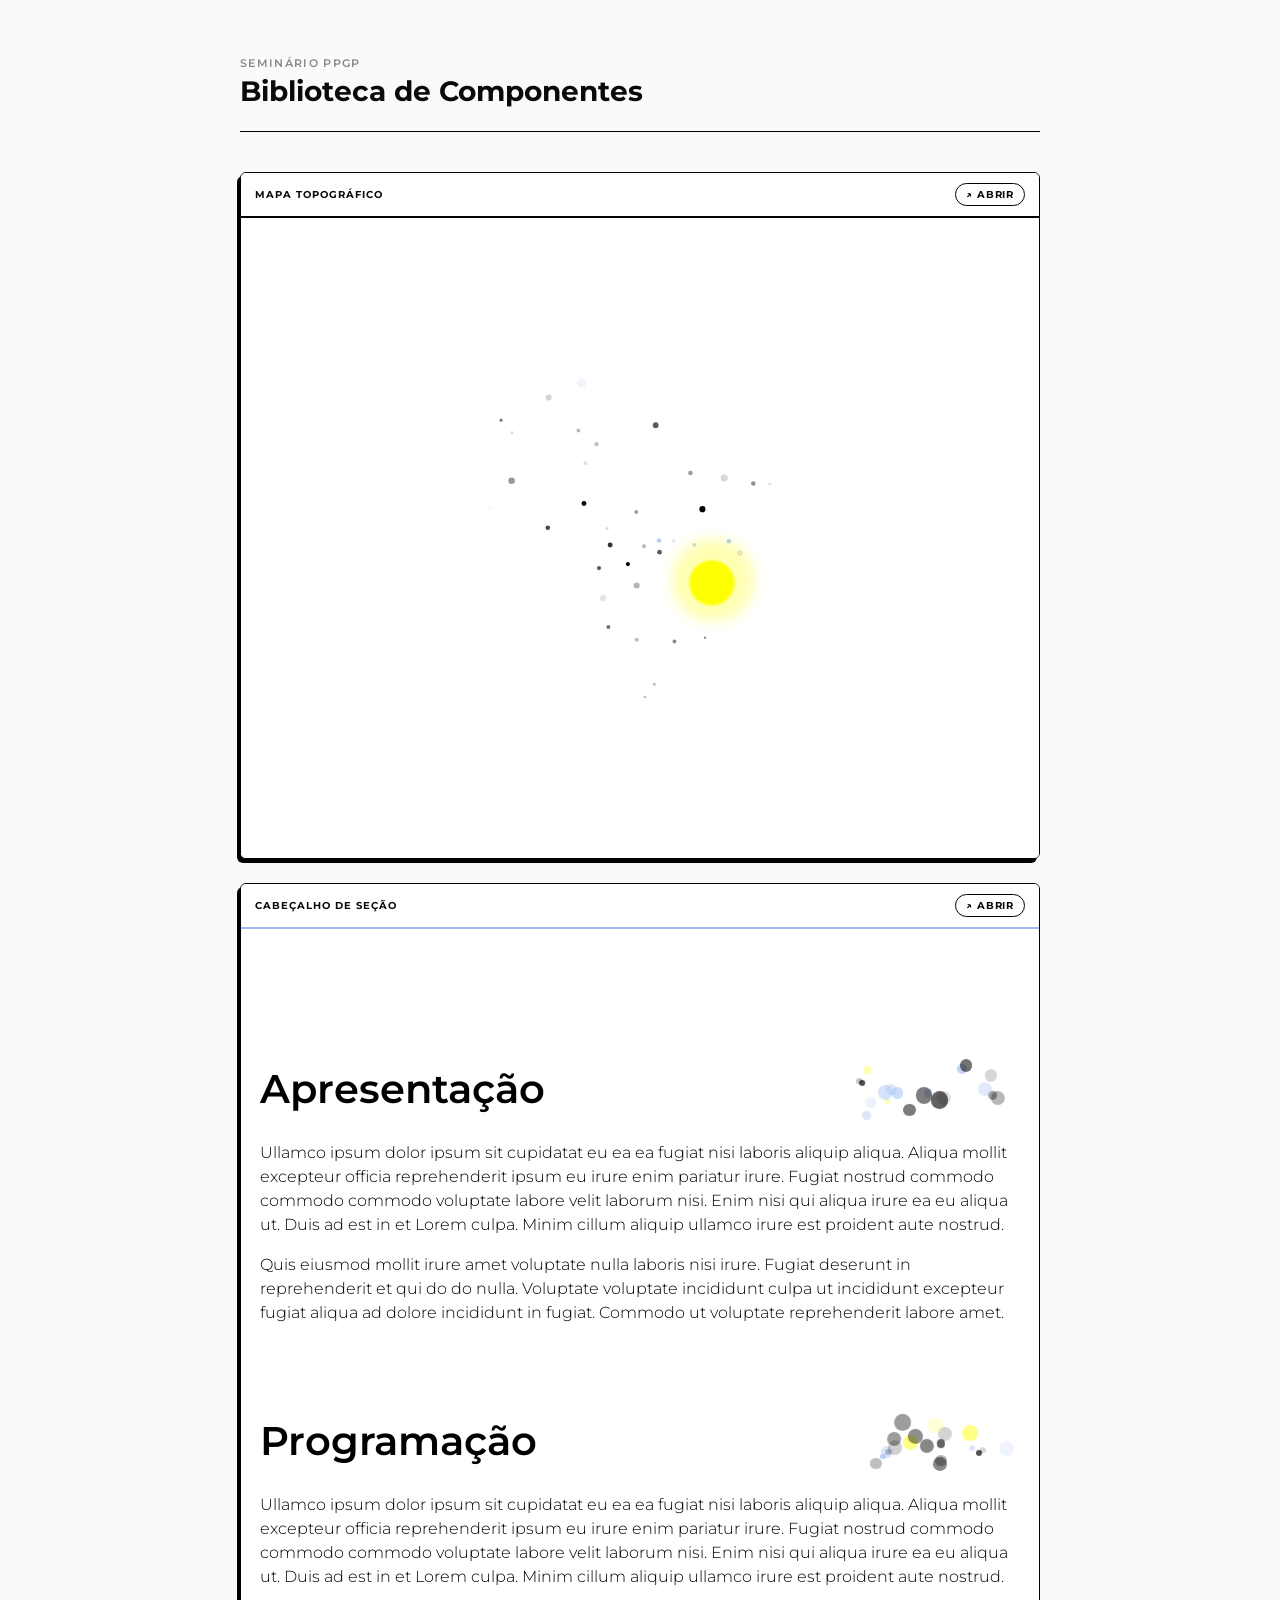
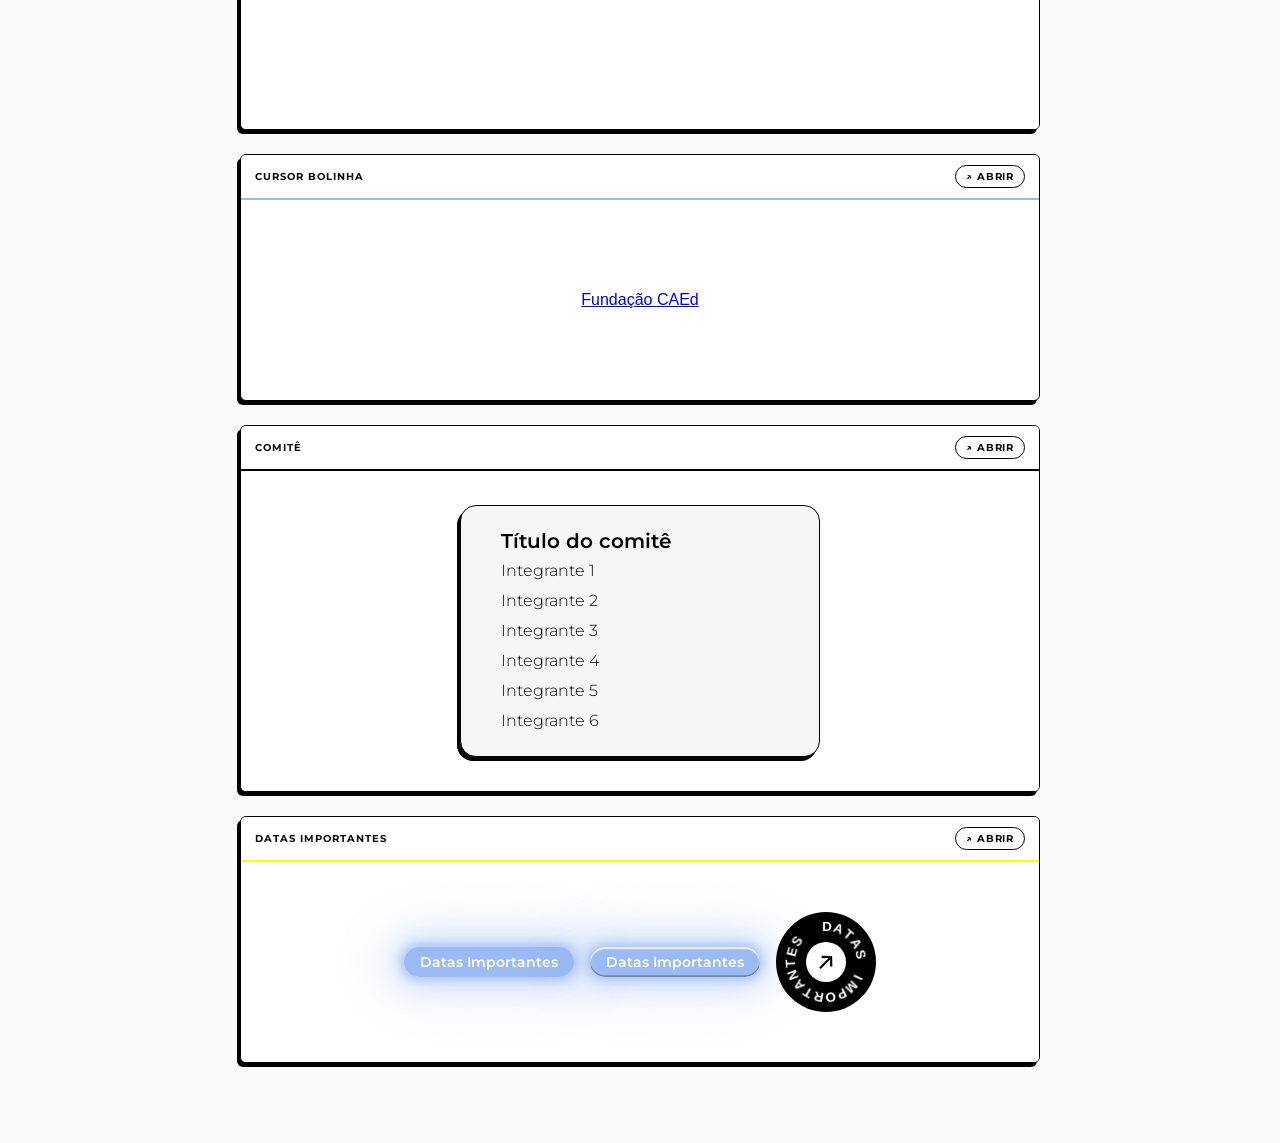
<file: index.html>
<!DOCTYPE html>
<html lang="pt-BR">
<head>
    <meta charset="UTF-8">
    <meta name="viewport" content="width=device-width, initial-scale=1.0">
    <title>PPGP — Componentes</title>
    <link rel="stylesheet" href="style.css">
    <link rel="preconnect" href="https://fonts.googleapis.com">
    <link rel="preconnect" href="https://fonts.gstatic.com" crossorigin>
    <link href="https://fonts.googleapis.com/css2?family=Montserrat:ital,wght@0,100..900;1,100..900&display=swap" rel="stylesheet">
</head>
<body>

    <header class="showcase-header">
        <p class="showcase-kicker">Seminário PPGP</p>
        <h1 class="showcase-title">Biblioteca de Componentes</h1>
    </header>

    <!-- ── Menu mobile (visível apenas em telas pequenas) ───────────────────── -->
    <nav class="mobile-menu">
        <a class="mobile-menu__item" href="map/index.html">
            <span class="mobile-menu__name">Mapa Topográfico</span>
            <span class="mobile-menu__arrow">↗</span>
        </a>
        <a class="mobile-menu__item" href="sections/index.html">
            <span class="mobile-menu__name">Cabeçalho de Seção</span>
            <span class="mobile-menu__arrow">↗</span>
        </a>
        <a class="mobile-menu__item" href="cursor/index.html">
            <span class="mobile-menu__name">Cursor Bolinha</span>
            <span class="mobile-menu__arrow">↗</span>
        </a>
        <a class="mobile-menu__item" href="committee/index.html">
            <span class="mobile-menu__name">Comitê</span>
            <span class="mobile-menu__arrow">↗</span>
        </a>
        <a class="mobile-menu__item" href="important-dates/index.html">
            <span class="mobile-menu__name">Datas Importantes</span>
            <span class="mobile-menu__arrow">↗</span>
        </a>
    </nav>

    <main class="showcase-grid">

        <!-- ── Mapa Topográfico ─────────────────────────────────────────────── -->
        <article class="card card--map">
            <div class="card-header">
                <span class="card-name">Mapa Topográfico</span>
                <a class="card-link" href="map/index.html" target="_blank">↗ abrir</a>
            </div>
            <iframe src="map/index.html" title="Mapa Topográfico" loading="lazy"></iframe>
        </article>

        <!-- ── Cabeçalho de Seção ───────────────────────────────────────────── -->
        <article class="card card--sections">
            <div class="card-header">
                <span class="card-name">Cabeçalho de Seção</span>
                <a class="card-link" href="sections/index.html" target="_blank">↗ abrir</a>
            </div>
            <iframe src="sections/index.html" title="Cabeçalho de Seção" loading="lazy"></iframe>
        </article>

        <!-- ── Cursor ───────────────────────────────────────────────────────── -->
        <article class="card card--cursor">
            <div class="card-header">
                <span class="card-name">Cursor Bolinha</span>
                <a class="card-link" href="cursor/index.html" target="_blank">↗ abrir</a>
            </div>
            <iframe src="cursor/index.html" title="Cursor" loading="lazy"></iframe>
        </article>

        <!-- ── Comitê ───────────────────────────────────────────────────────── -->
        <article class="card card--committee">
            <div class="card-header">
                <span class="card-name">Comitê</span>
                <a class="card-link" href="committee/index.html" target="_blank">↗ abrir</a>
            </div>
            <iframe src="committee/index.html" title="Comitê" loading="lazy"></iframe>
        </article>

        <!-- ── Datas Importantes ────────────────────────────────────────────── -->
        <article class="card card--dates">
            <div class="card-header">
                <span class="card-name">Datas Importantes</span>
                <a class="card-link" href="important-dates/index.html" target="_blank">↗ abrir</a>
            </div>
            <iframe src="important-dates/index.html" title="Datas Importantes" loading="lazy"></iframe>
        </article>

    </main>

    <script src="script.js"></script>
</body>
</html>
</file>
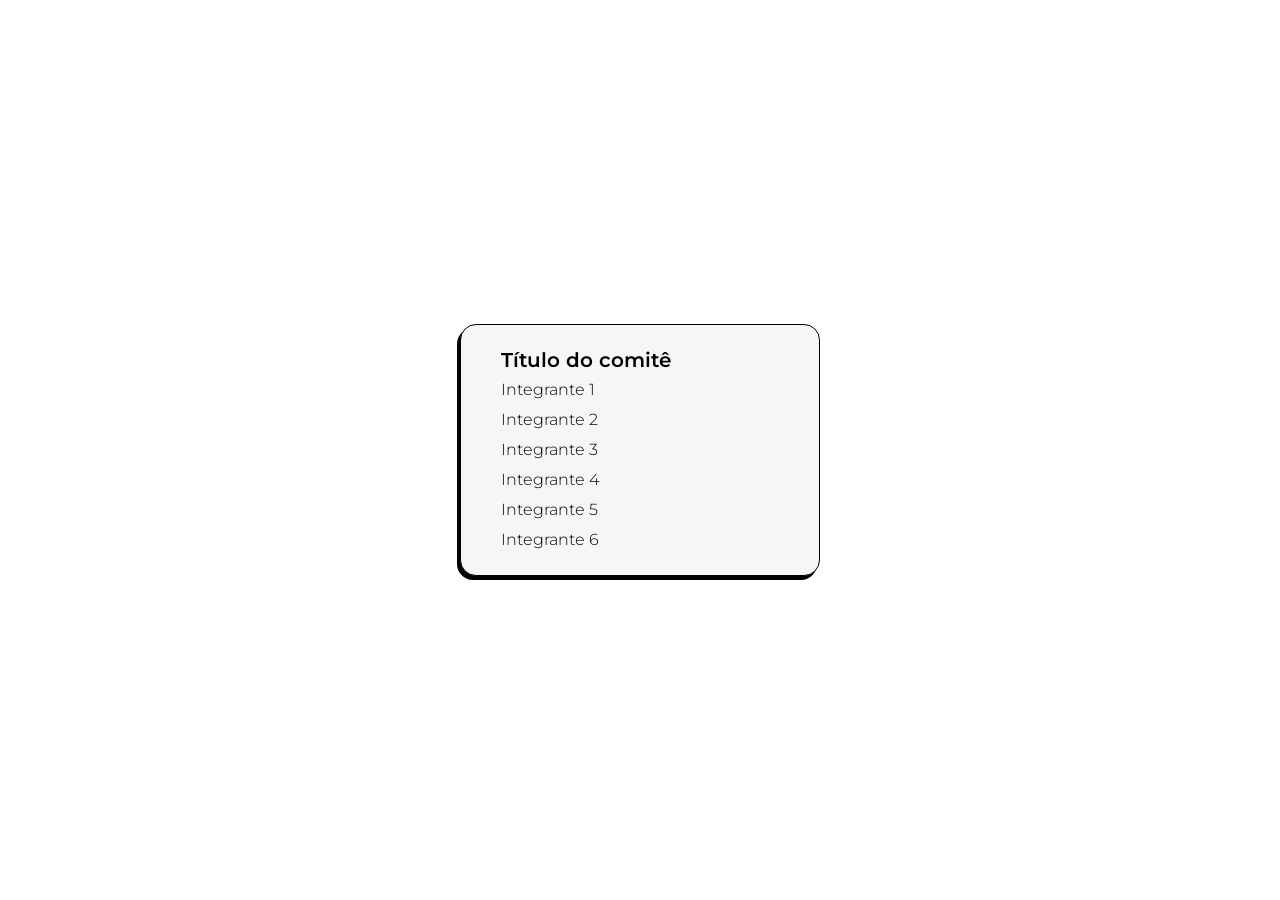
<file: committee/index.html>
<!DOCTYPE html>
<html lang="en">
<head>
    <meta charset="UTF-8">
    <meta name="viewport" content="width=device-width, initial-scale=1.0">
    <title>Comitê</title>
    <link rel="stylesheet" href="style.css">
    <link rel="preconnect" href="https://fonts.googleapis.com">
    <link rel="preconnect" href="https://fonts.gstatic.com" crossorigin>
    <link href="https://fonts.googleapis.com/css2?family=Montserrat:ital,wght@0,100..900;1,100..900&display=swap" rel="stylesheet">
</head>
<body>
    <div class="committee">
        <div class="title">Título do comitê</div>
        <ul class="participants">
            <li>Integrante 1</li>
            <li>Integrante 2</li>
            <li>Integrante 3</li>
            <li>Integrante 4</li>
            <li>Integrante 5</li>
            <li>Integrante 6</li>
        </ul>
    </div>
</body>
</html>
</file>
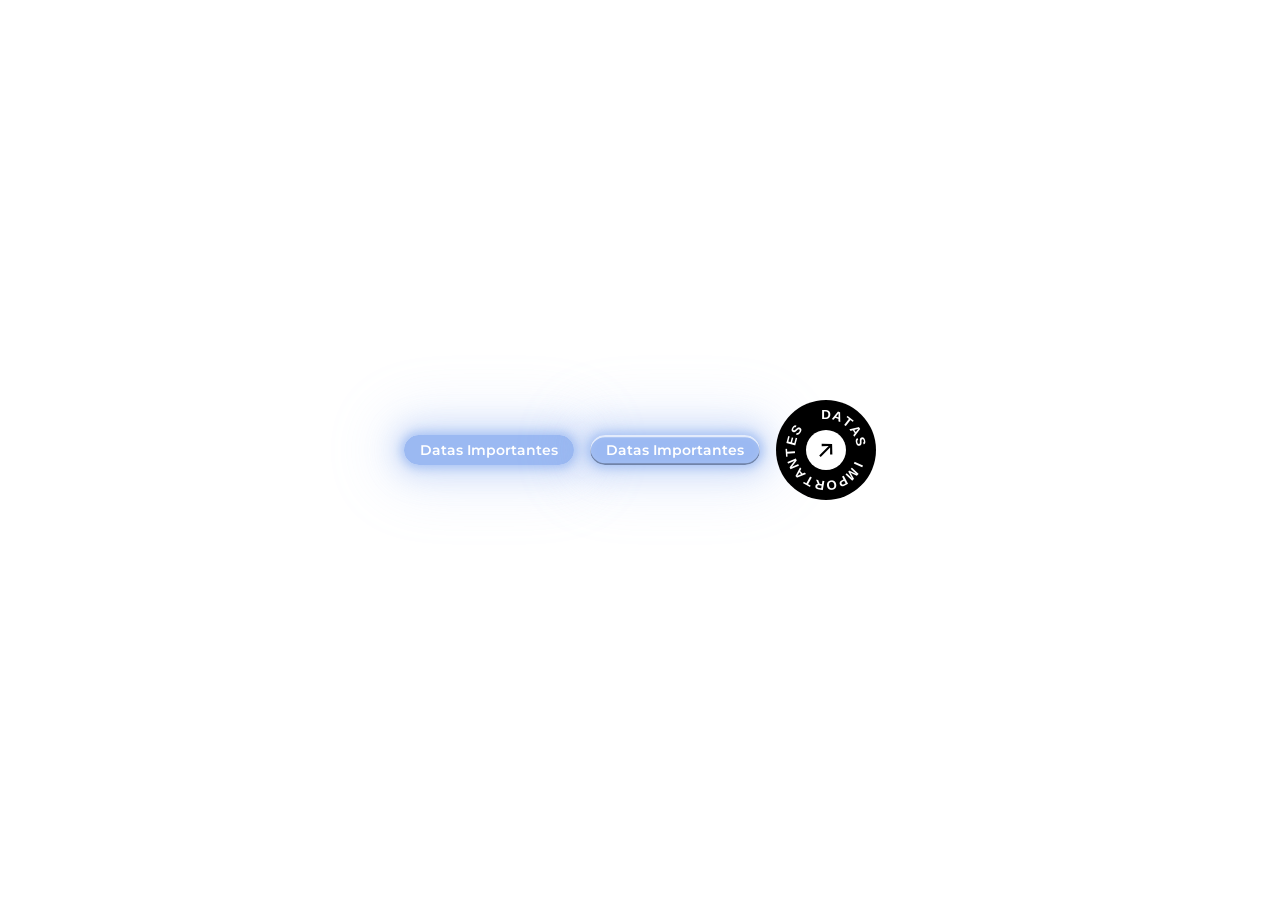
<file: important-dates/index.html>
<!DOCTYPE html>
<html lang="en">
<head>
    <meta charset="UTF-8">
    <meta name="viewport" content="width=device-width, initial-scale=1.0">
    <title>Document</title>
    <link rel="stylesheet" href="style.css">
    <link rel="preconnect" href="https://fonts.googleapis.com">
    <link rel="preconnect" href="https://fonts.gstatic.com" crossorigin>
    <link href="https://fonts.googleapis.com/css2?family=Montserrat:ital,wght@0,100..900;1,100..900&display=swap" rel="stylesheet">
</head>
<body>
    <div style="display:flex; gap: 16px; flex-wrap: wrap; align-items: center">
        <button class="important-dates-btn" type="button">Datas Importantes</button>
        <button class="important-dates-btn glassy" type="button">Datas Importantes</button>
        <button class="important-dates-circle" type="button">DATAS IMPORTANTES</button>
    </div>

    <script src="script.js"></script>
</body>
</html>
</file>
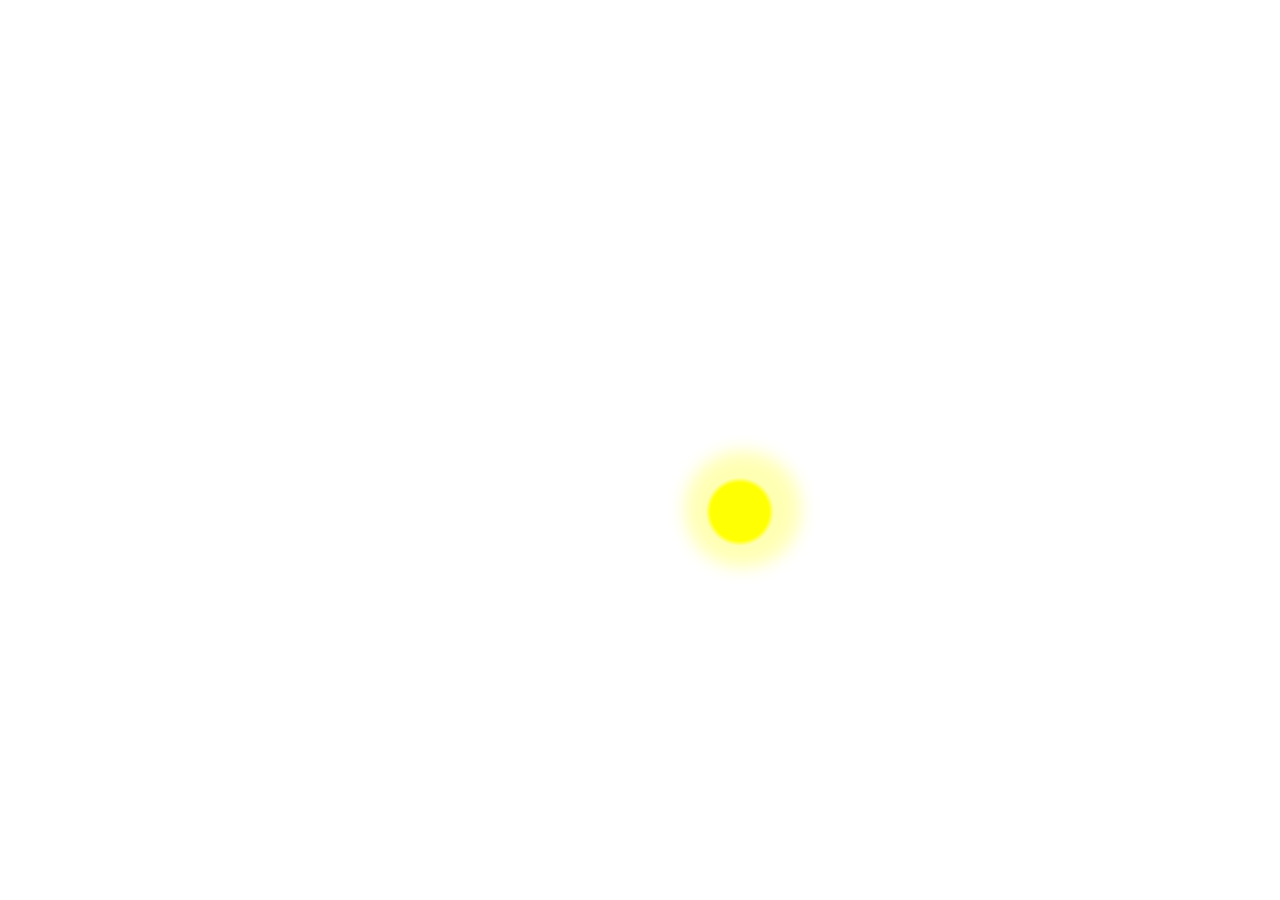
<file: map/index.html>
<!DOCTYPE html>
<html lang="pt-BR">
<head>
  <meta charset="UTF-8">
  <meta name="viewport" content="width=device-width, initial-scale=1.0">
  <title>Mapa Topo PPGP</title>
  <link rel="stylesheet" href="style.css">
</head>
<body>
  <div id="svg-container"></div>
  <script src="anim.js"></script>
</body>
</html>
</file>
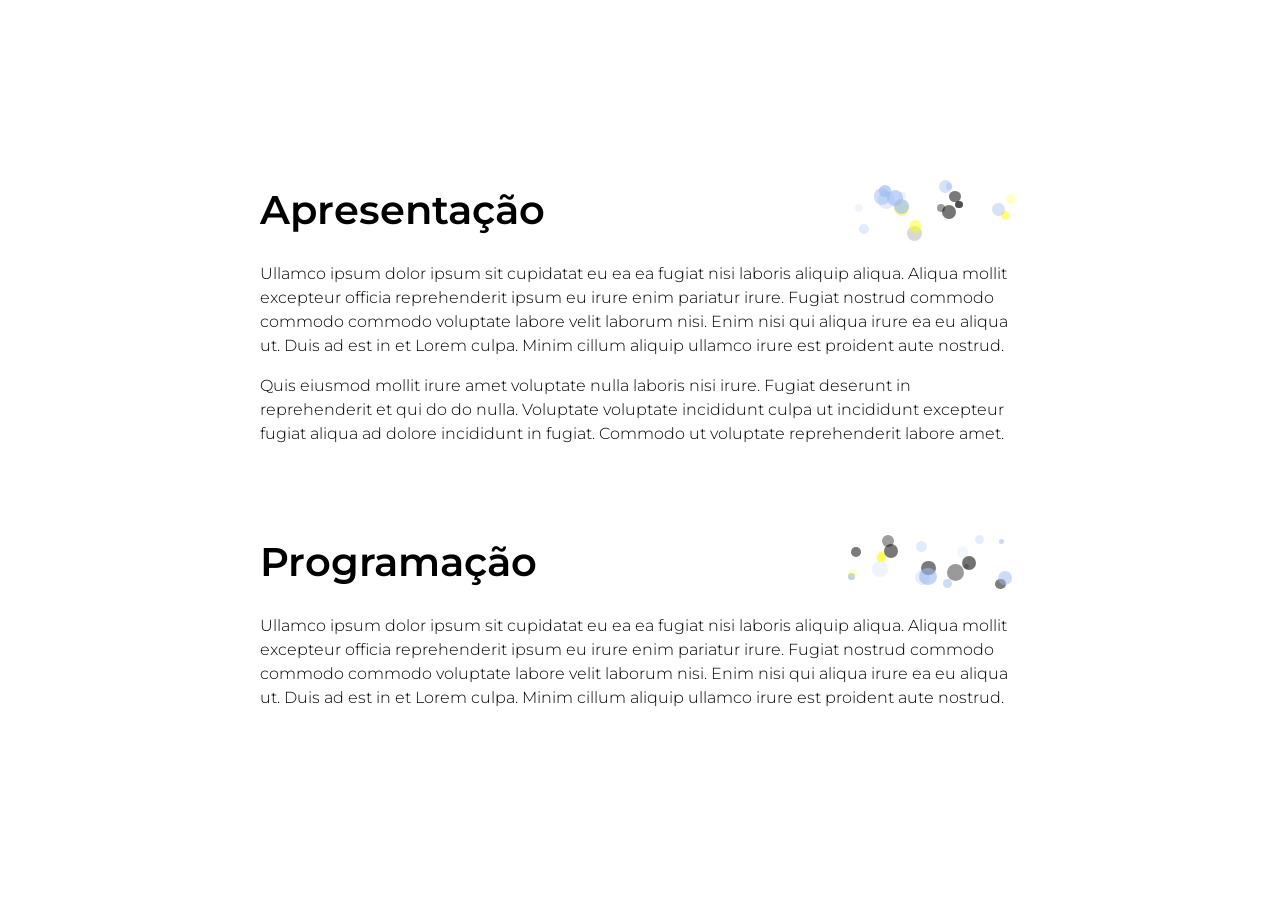
<file: sections/index.html>
<!DOCTYPE html>
<html lang="en">
<head>
    <meta charset="UTF-8">
    <meta name="viewport" content="width=device-width, initial-scale=1.0">
    <title>Document</title>
    <link rel="stylesheet" href="style.css">
    <link rel="preconnect" href="https://fonts.googleapis.com">
    <link rel="preconnect" href="https://fonts.gstatic.com" crossorigin>
    <link href="https://fonts.googleapis.com/css2?family=Montserrat:ital,wght@0,100..900;1,100..900&display=swap" rel="stylesheet">
</head>
<body>
    <section>
        <div class="section-header">
            <h2 class="section-title">Apresentação</h2>
            <div class="bubble-container"></div>
        </div>
        <p>Ullamco ipsum dolor ipsum sit cupidatat eu ea ea fugiat nisi laboris aliquip aliqua. Aliqua mollit excepteur officia reprehenderit ipsum eu irure enim pariatur irure. Fugiat nostrud commodo commodo commodo voluptate labore velit laborum nisi. Enim nisi qui aliqua irure ea eu aliqua ut. Duis ad est in et Lorem culpa. Minim cillum aliquip ullamco irure est proident aute nostrud.</p>
        <p>Quis eiusmod mollit irure amet voluptate nulla laboris nisi irure. Fugiat deserunt in reprehenderit et qui do do nulla. Voluptate voluptate incididunt culpa ut incididunt excepteur fugiat aliqua ad dolore incididunt in fugiat. Commodo ut voluptate reprehenderit labore amet.</p>
    </section>
    <section>
        <div class="section-header">
            <h2 class="section-title">Programação</h2>
            <div class="bubble-container"></div>
        </div>
        <p class="section-description">Ullamco ipsum dolor ipsum sit cupidatat eu ea ea fugiat nisi laboris aliquip aliqua. Aliqua mollit excepteur officia reprehenderit ipsum eu irure enim pariatur irure. Fugiat nostrud commodo commodo commodo voluptate labore velit laborum nisi. Enim nisi qui aliqua irure ea eu aliqua ut. Duis ad est in et Lorem culpa. Minim cillum aliquip ullamco irure est proident aute nostrud.</p>
    </section>
    <script src="bubble-anim.js"></script>
</body>
</html>
</file>
<file: style.css>
/* ── Reset ──────────────────────────────────────────────────────────────────── */
*, *::before, *::after {
    margin: 0;
    padding: 0;
    box-sizing: border-box;
}

/* ── Base ───────────────────────────────────────────────────────────────────── */
body {
    font-family: "Montserrat", sans-serif;
    background: #fafafa;
    color: #0a0a0a;
    padding: 56px 40px 80px;
}

/* ═══════════════════════════════════════════════════════════════════════════════
   SHOWCASE — HEADER
═══════════════════════════════════════════════════════════════════════════════ */
.showcase-header {
    max-width: 800px;
    margin: 0 auto 40px;
    padding-bottom: 24px;
    border-bottom: 1px solid #000;
}

.showcase-kicker {
    font-size: 11px;
    font-weight: 600;
    letter-spacing: 0.12em;
    text-transform: uppercase;
    color: #888;
    margin-bottom: 6px;
}

.showcase-title {
    font-size: 28px;
    font-weight: 700;
    line-height: 1.1;
}

/* ═══════════════════════════════════════════════════════════════════════════════
   SHOWCASE — LISTA
═══════════════════════════════════════════════════════════════════════════════ */
.showcase-grid {
    max-width: 800px;
    margin: 0 auto;
    display: flex;
    flex-direction: column;
    gap: 24px;
}

/* ═══════════════════════════════════════════════════════════════════════════════
   CARD — BASE
═══════════════════════════════════════════════════════════════════════════════ */
.card {
    background: #fff;
    border: 1px solid #000;
    border-radius: 6px;
    overflow: hidden;
    box-shadow: -3px 4px 0px 0px #000;
}

.card-header {
    display: flex;
    justify-content: space-between;
    align-items: center;
    padding: 10px 14px;
    border-bottom: 2px solid var(--accent, #e8e8e8);
    background: #fff;
}

.card-name {
    font-size: 10px;
    font-weight: 700;
    letter-spacing: 0.1em;
    text-transform: uppercase;
}

.card-link {
    font-size: 10px;
    font-weight: 700;
    letter-spacing: 0.08em;
    text-transform: uppercase;
    color: #0a0a0a;
    text-decoration: none;
    padding: 4px 10px;
    border: 1px solid #000;
    border-radius: 20px;
    transition: background 0.15s ease, color 0.15s ease;
}

.card-link:hover {
    background: #000;
    color: #fff;
}

.card iframe {
    display: block;
    width: 100%;
    border: none;
}

/* ═══════════════════════════════════════════════════════════════════════════════
   CARD — MAPA TOPOGRÁFICO  (map/)
═══════════════════════════════════════════════════════════════════════════════ */
.card--map      { --accent: #000;    }
.card--sections { --accent: #9bb9f2; }
.card--cursor   { --accent: #9bb9f2; }
.card--committee { --accent: #000;   }
.card--dates    { --accent: #ffff03; }

/* ═══════════════════════════════════════════════════════════════════════════════
   CARD — MAPA TOPOGRÁFICO  (map/)
   SVG viewBox ~878×890 — container ocupa 50 % da altura do iframe.
   640 px → container de 320 px → SVG visível com folga.
═══════════════════════════════════════════════════════════════════════════════ */
.card--map iframe { height: 640px; }

/* ═══════════════════════════════════════════════════════════════════════════════
   CARD — CABEÇALHO DE SEÇÃO  (sections/)
   Duas seções empilhadas com gap de 4 rem; 600 px exibe ambas por completo.
═══════════════════════════════════════════════════════════════════════════════ */
.card--sections iframe { height: 800px; }

/* ═══════════════════════════════════════════════════════════════════════════════
   CARD — CURSOR  (cursor/)
   Apenas um link centralizado; 200 px é suficiente.
═══════════════════════════════════════════════════════════════════════════════ */
.card--cursor iframe { height: 200px; }

/* ═══════════════════════════════════════════════════════════════════════════════
   CARD — COMITÊ  (committee/)
   Card de 252 px de altura; 320 px dá margem de respiro.
═══════════════════════════════════════════════════════════════════════════════ */
.card--committee iframe { height: 320px; }

/* ═══════════════════════════════════════════════════════════════════════════════
   CARD — DATAS IMPORTANTES  (important-dates/)
   Apenas um botão centralizado; 200 px é suficiente.
═══════════════════════════════════════════════════════════════════════════════ */
.card--dates iframe { height: 200px; }

/* ═══════════════════════════════════════════════════════════════════════════════
   MENU MOBILE  (substitui os iframes em telas pequenas)
═══════════════════════════════════════════════════════════════════════════════ */
.mobile-menu {
    display: none;
}

.mobile-menu__item {
    display: flex;
    justify-content: space-between;
    align-items: center;
    padding: 18px 0;
    border-bottom: 1px solid #000;
    text-decoration: none;
    color: #0a0a0a;
    font-size: 16px;
    font-weight: 500;
    transition: padding-left 0.2s ease;
}

.mobile-menu__item:first-child {
    border-top: 1px solid #000;
}

.mobile-menu__item:active {
    padding-left: 8px;
}

.mobile-menu__arrow {
    font-size: 14px;
    color: #9bb9f2;
    flex-shrink: 0;
}

/* ═══════════════════════════════════════════════════════════════════════════════
   RESPONSIVIDADE
═══════════════════════════════════════════════════════════════════════════════ */
@media (max-width: 600px) {
    body { padding: 32px 20px 60px; }

    .showcase-grid { display: none; }
    .mobile-menu   { display: block; max-width: 800px; margin: 0 auto; }
}
</file>
<file: committee/style.css>
/* APENAS PARA VISUALIZAÇÃO EM TESTES*/
*{
    margin: 0;
    padding: 0;
    box-sizing: border-box;
}

body{
    display: flex;
    justify-content: center;
    align-items: center;
    height: 100vh;
    background-color: #ffffff;
}
/* FIM APENAS PARA VISUALIZAÇÃO EM TESTES*/

.committee{
    width: 360px;
    height: 252px;
    border-radius: 16px;
    border-width: 1px;
    border: 1px solid #000000;
    padding: 20px 40px;
    background-color: #f6f6f6;
    font-family: "Montserrat", sans-serif;
    font-optical-sizing: auto;
    font-style: normal;
    box-shadow: -3px 4px 0px 0px #000000;
    transition: all 0.2s ease;
}

.committee:hover{
    box-shadow: -9px 12px 0px 0px #000000;
    transform: translate(3px, -4px);
}

.committee .title{
    font-weight: 600;
    font-style: SemiBold;
    font-size: 20px;
    line-height: 30px;
    letter-spacing: 0%;
}

.participants{
    font-weight: 300;
    font-style: Light;
    font-size: 16px;
    line-height: 30px;
    letter-spacing: 0%;
    margin: 0;
    padding: 0;
    list-style: none;
}
</file>
<file: important-dates/style.css>
/* APENAS PARA VISUALIZAÇÃO EM TESTES*/
*, *::before, *::after {
    margin: 0;
    padding: 0;
    box-sizing: border-box;
}

body {
    display: flex;
    justify-content: center;
    align-items: center;
    height: 100vh;
    background-color: #fff;
}
/* FIM APENAS PARA VISUALIZAÇÃO EM TESTES*/

/* ── Houdini property para ângulo animável ─────────────────────────────────── */
@property --ang {
    syntax: '<angle>';
    initial-value: 0deg;
    inherits: false;
}

@keyframes light-rotate {
    to { --ang: 360deg; }
}

@keyframes glow-pulse {
    0%, 100% { opacity: 1; }
    50%       { opacity: 0.45; }
}

/* ── Botão liquid glass ────────────────────────────────────────────────────── */
.important-dates-btn {
    border-radius: 25px;
    border: none;
    background-color: #9BB9F2;
    font-family: 'Montserrat', sans-serif;
    font-weight: 600;
    font-size: 14px;
    line-height: 30px;
    color: #fff;
    padding: 0 16px;
    cursor: pointer;
    position: relative;
    isolation: isolate;
    height: 30px;

    animation: light-rotate 6s linear infinite;
    transition: background-color 0.2s ease;
}

.important-dates-btn.glassy{
    /* Opção com brilho girando em volta. Não sei se conversa */
    box-shadow:
        inset calc(sin(var(--ang)) * 1.8px) calc(cos(var(--ang)) * 1.8px) 0 0.5px rgba(255, 255, 255, 0.70),
        inset calc(sin(var(--ang)) * -1.2px) calc(cos(var(--ang)) * -1.2px) 0 0.5px rgba(0, 0, 0, 0.30),
        inset 0 0 8px 0 rgba(255, 255, 255, 0.15);
}

/* glow amarelo — camada separada para poder pulsar independentemente */
.important-dates-btn::before {
    content: '';
    position: absolute;
    inset: 0;
    border-radius: 25px;
    box-shadow:
        0 0 10px 3px  rgba(155, 185, 242, 0.75),
        0 0 28px 10px rgba(155, 185, 242, 0.40),
        0 0 60px 22px rgba(155, 185, 242, 0.18);

        /* rgba(155, 185, 242, 1) */
    animation: glow-pulse 2.4s ease-in-out infinite;
    pointer-events: none;
    z-index: -1;
}

.important-dates-btn:hover {
    background-color: color-mix(in srgb, #9BB9F2 90%, #000 10%);
}

/* ── Botão circular ─────────────────────────────────────────────────────── */
.important-dates-circle {
  cursor: pointer;
  border: none;
  background: #000;
  color: #fff;
  width: 100px;
  height: 100px;
  border-radius: 50%;
  overflow: hidden;
  position: relative;
  display: grid;
  place-content: center;
  transition:
    background 300ms,
    transform 200ms;
  font-weight: 600;
}

.button__text {
  position: absolute;
  inset: 0;
  animation: text-rotation 8s linear infinite;

  > span {
    position: absolute;
    transform: rotate(calc(19deg * var(--index)));
    inset: 7px;
  }
}

.button__circle {
  position: relative;
  width: 40px;
  height: 40px;
  overflow: hidden;
  background: #fff;
  color: #000;
  border-radius: 50%;
  display: flex;
  align-items: center;
  justify-content: center;
}

.button__icon--copy {
  position: absolute;
  transform: translate(-150%, 150%);
}

.important-dates-circle:hover {
  background: #ffff03;
  color: #000;
  transform: scale(1.05);
}

.important-dates-circle:hover .button__icon {
  color: #000;
}

.important-dates-circle:hover .button__icon:first-child {
  transition: transform 0.3s ease-in-out;
  transform: translate(150%, -150%);
}

.important-dates-circle:hover .button__icon--copy {
  transition: transform 0.3s ease-in-out 0.1s;
  transform: translate(0);
}

@keyframes text-rotation {
  to {
    rotate: 360deg;
  }
}
</file>
<file: map/style.css>
/* APENAS PARA VISUALIZAÇÃO EM TESTES*/
* { margin: 0; padding: 0; box-sizing: border-box; }

html, body { 
  width: 100dvw; 
  height: 100dvh; 
  background: #fff; 
  display: flex; 
  align-items: center; 
  justify-content: center;
}
/* FIM APENAS PARA VISUALIZAÇÃO EM TESTES*/

#svg-container {
  width: 100%;
  height: 50%;
  display: flex;
  align-items: center;
  justify-content: center;
}

#svg-container svg {
  width: 100%;
  height: 100%;
}
</file>
<file: sections/style.css>
/* APENAS PARA VISUALIZAÇÃO EM TESTES*/
*{
    margin: 0;
    padding: 0;
    box-sizing: border-box;
}

body{
    display: flex;
    flex-direction: column;
    justify-content: center;
    align-items: center;
    height: 100vh;
    background-color: #ffffff;
    gap: 4rem
}
/* FIM APENAS PARA VISUALIZAÇÃO EM TESTES*/

section{
    max-width: 761px;
    font-family: "Montserrat", sans-serif;
}

section .section-header{
    display: flex;
    justify-content: space-between;
    align-items: center;
    margin-bottom: 16px;
}

section .section-header h2{
    margin: 0;
}

.bubble-container {
    position: relative;
    width: 180px;
    height: 72px;
    flex-shrink: 0;
    overflow: hidden;
}

section h2{
    font-weight: 600;
    font-size: 40px;
    line-height: 100%;
    font-style: SemiBold;
}

section p{
    font-weight: 300;
    font-style: Light;
    font-size: 16px;
    line-height: 24px;
    letter-spacing: 8%;
    margin-bottom: 1rem;
}
</file>
